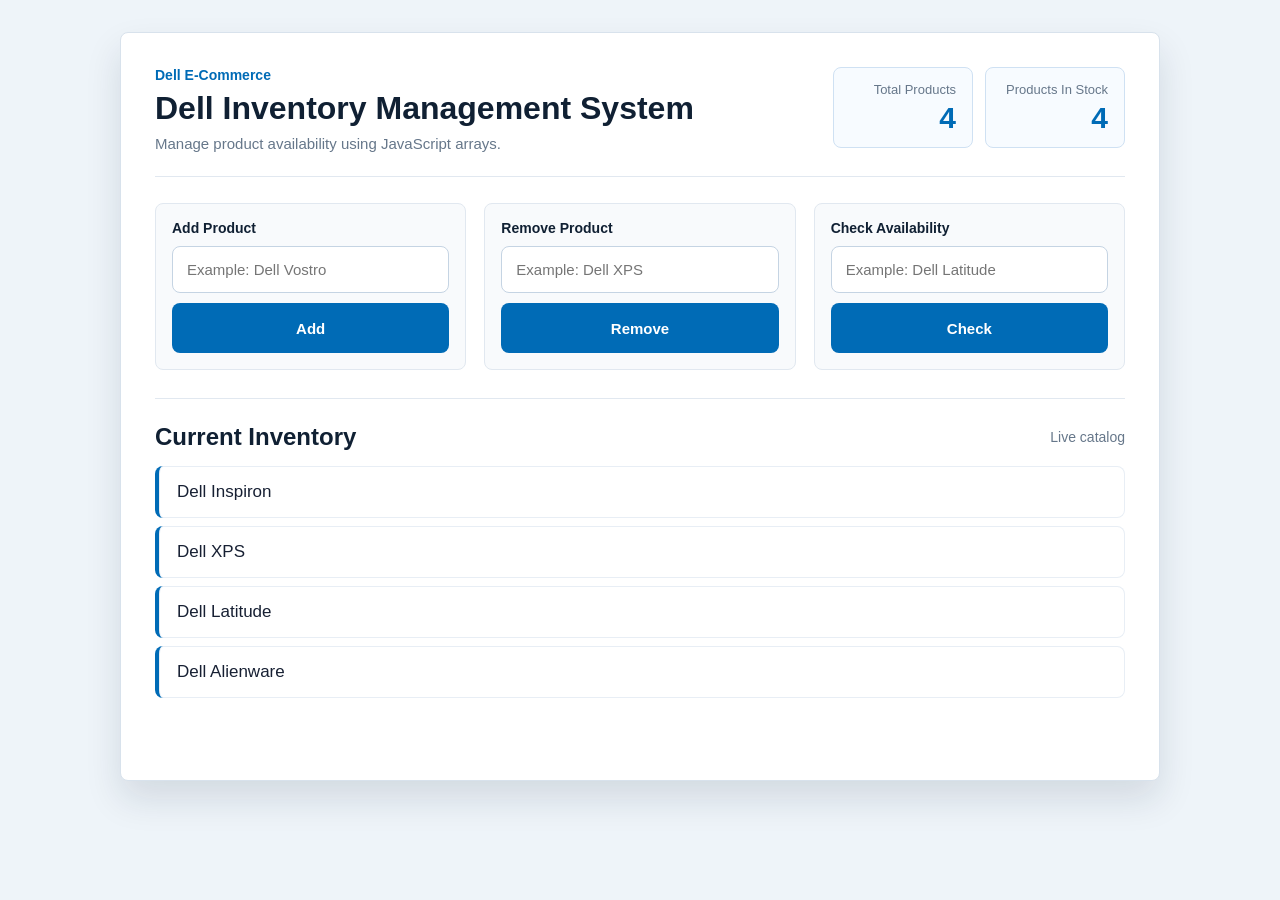
<file: index.html>
<!DOCTYPE html>
<html>
<head>
    <title>Dell Inventory System</title>
    <link rel="stylesheet" href="style.css">
</head>
<body>

<main class="container">
    <header class="app-header">
        <div>
            <p class="eyebrow">Dell E-Commerce</p>
            <h1>Dell Inventory Management System</h1>
            <p class="subtitle">Manage product availability using JavaScript arrays.</p>
        </div>
        <div class="metrics">
            <div class="metric">
                <span class="metric-label">Total Products</span>
                <strong id="totalCount">0</strong>
            </div>
            <div class="metric">
                <span class="metric-label">Products In Stock</span>
                <strong id="stockCount">0</strong>
            </div>
        </div>
    </header>

    <section class="controls">
        <div class="section">
            <label for="productInput">Add Product</label>
            <div class="action-row">
                <input type="text" id="productInput" placeholder="Example: Dell Vostro">
                <button onclick="addProduct()">Add</button>
            </div>
        </div>

        <div class="section">
            <label for="removeInput">Remove Product</label>
            <div class="action-row">
                <input type="text" id="removeInput" placeholder="Example: Dell XPS">
                <button onclick="removeProduct()">Remove</button>
            </div>
        </div>

        <div class="section">
            <label for="checkInput">Check Availability</label>
            <div class="action-row">
                <input type="text" id="checkInput" placeholder="Example: Dell Latitude">
                <button onclick="checkProduct()">Check</button>
            </div>
        </div>
    </section>

    <section class="inventory-panel">
        <div class="panel-header">
            <h2>Current Inventory</h2>
            <span>Live catalog</span>
        </div>
        <ul id="inventoryList"></ul>
    </section>

    <p id="message"></p>
</main>

<script src="script.js"></script>
</body>
</html>
</file>
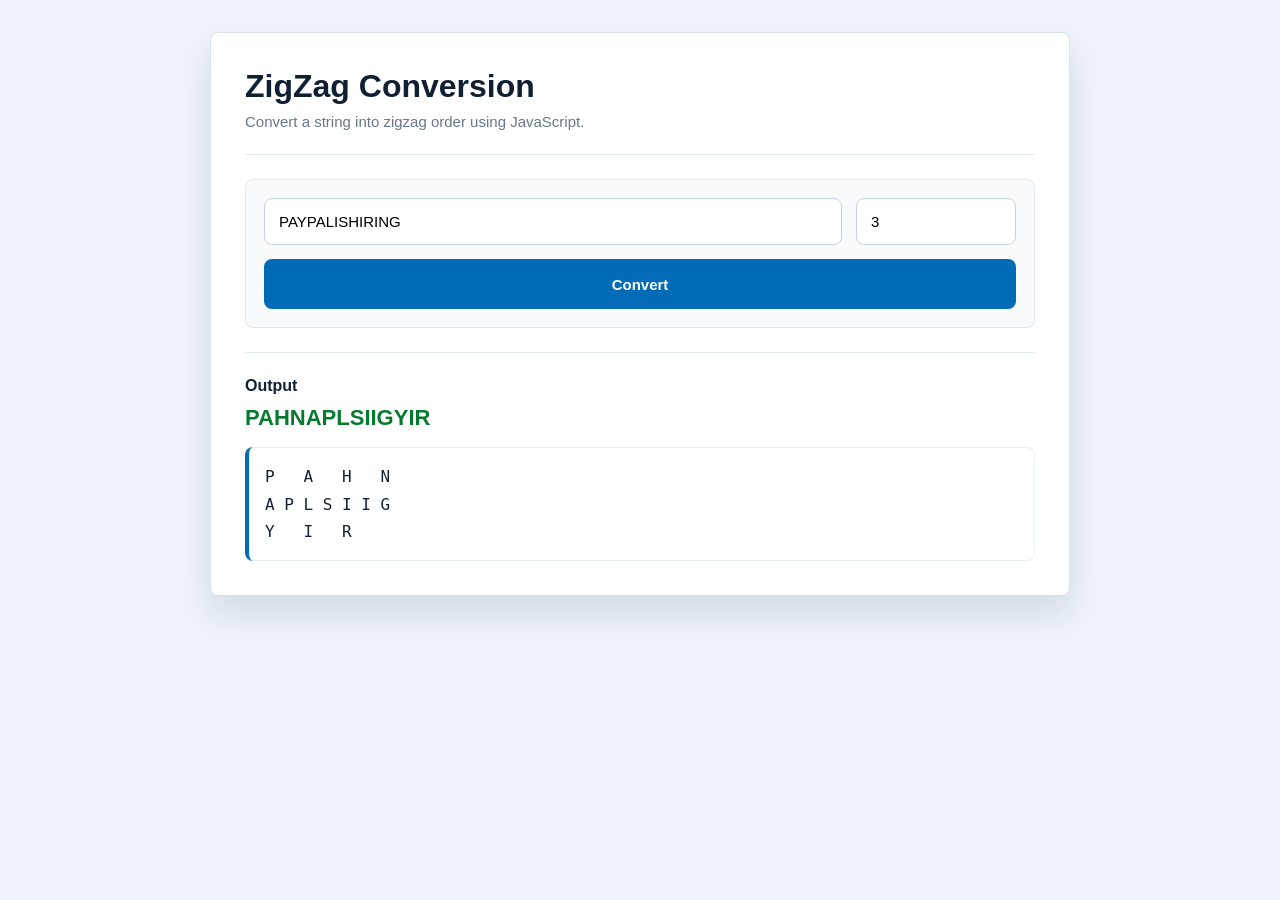
<file: zigzag.html>
<!DOCTYPE html>
<html>
<head>
    <title>ZigZag Conversion</title>
    <style>
        * {
            margin: 0;
            padding: 0;
            box-sizing: border-box;
        }

        body {
            font-family: "Segoe UI", Arial, sans-serif;
            background: #eef4f9;
            color: #172033;
            min-height: 100vh;
            padding: 32px 16px;
        }

        .container {
            width: min(100%, 860px);
            margin: auto;
            background: white;
            padding: 34px;
            border-radius: 8px;
            border: 1px solid #d8e2ec;
            box-shadow: 0 18px 36px rgba(15, 35, 55, 0.12);
        }

        .header {
            border-bottom: 1px solid #e1e8f0;
            padding-bottom: 24px;
            margin-bottom: 24px;
        }

        .eyebrow {
            color: #006bb6;
            font-size: 14px;
            font-weight: bold;
            margin-bottom: 6px;
        }

        h1 {
            color: #102033;
            font-size: 32px;
            line-height: 1.2;
            font-weight: 700;
        }

        .subtitle {
            margin-top: 8px;
            color: #66778a;
            font-size: 15px;
        }

        .tool-panel {
            background: #f8fafc;
            border: 1px solid #e1e8f0;
            border-radius: 8px;
            padding: 18px;
        }

        .form-grid {
            display: grid;
            grid-template-columns: minmax(0, 1fr) 160px;
            gap: 14px;
            margin-bottom: 14px;
        }

        input {
            width: 100%;
            padding: 14px;
            border: 1px solid #c5d4e3;
            border-radius: 8px;
            font-size: 15px;
            outline: none;
            background: white;
        }

        input:focus {
            border-color: #006bb6;
            box-shadow: 0 0 0 3px rgba(0, 107, 182, 0.13);
        }

        button {
            width: 100%;
            min-height: 50px;
            border-radius: 8px;
            background: #006bb6;
            color: white;
            border: none;
            cursor: pointer;
            font-size: 15px;
            font-weight: bold;
            transition: background 0.2s, transform 0.2s;
        }

        button:hover {
            background: #00548f;
            transform: translateY(-1px);
        }

        .result-panel {
            margin-top: 24px;
            border-top: 1px solid #e1e8f0;
            padding-top: 24px;
        }

        .result-label {
            color: #102033;
            font-weight: bold;
            margin-bottom: 10px;
        }

        #output {
            font-weight: bold;
            color: #087a2f;
            font-size: 22px;
            overflow-wrap: anywhere;
        }

        #patternOutput {
            margin-top: 16px;
            background: white;
            border-left: 4px solid #006bb6;
            border-radius: 8px;
            padding: 16px;
            white-space: pre;
            overflow-x: auto;
            font-family: Consolas, monospace;
            line-height: 1.7;
            box-shadow: inset 0 0 0 1px #e8eef5;
        }

        @media (max-width: 680px) {
            .container {
                padding: 22px;
            }

            h1 {
                font-size: 28px;
            }

            .form-grid {
                grid-template-columns: 1fr;
            }
        }
    </style>
</head>
<body>
    <div class="container">
        <div class="header">
            <h1>ZigZag Conversion</h1>
            <p class="subtitle">Convert a string into zigzag order using JavaScript.</p>
        </div>

        <div class="tool-panel">
            <div class="form-grid">
                <input type="text" id="stringInput" value="PAYPALISHIRING" placeholder="Enter string">
                <input type="number" id="rowInput" value="3" min="1" placeholder="Rows">
            </div>
            <button onclick="showConversion()">Convert</button>
        </div>

        <div class="result-panel">
            <p class="result-label">Output</p>
            <p id="output"></p>
            <pre id="patternOutput"></pre>
        </div>
    </div>

    <script src="zigzag.js"></script>
</body>
</html>
</file>
<file: style.css>
* {
    margin: 0;
    padding: 0;
    box-sizing: border-box;
}

body {
    font-family: "Segoe UI", Arial, sans-serif;
    background: #eef4f9;
    min-height: 100vh;
    color: #172033;
    padding: 32px 16px;
}

.container {
    width: min(100%, 1040px);
    margin: 0 auto;
    background: white;
    padding: 34px;
    border-radius: 8px;
    border: 1px solid #d8e2ec;
    box-shadow: 0 18px 36px rgba(15, 35, 55, 0.12);
}

.app-header {
    display: flex;
    align-items: flex-start;
    justify-content: space-between;
    gap: 20px;
    margin-bottom: 26px;
    border-bottom: 1px solid #e1e8f0;
    padding-bottom: 24px;
}

.eyebrow {
    color: #006bb6;
    font-size: 14px;
    font-weight: bold;
    letter-spacing: 0;
    margin-bottom: 6px;
}

h1 {
    text-align: left;
    color: #102033;
    font-size: 32px;
    line-height: 1.2;
    font-weight: 700;
}

.subtitle {
    margin-top: 8px;
    color: #66778a;
    font-size: 15px;
}

.metrics {
    display: grid;
    grid-template-columns: repeat(2, minmax(140px, 1fr));
    gap: 12px;
}

.metric {
    background: #f7fbff;
    border: 1px solid #cfe1f3;
    border-radius: 8px;
    padding: 14px 16px;
    text-align: right;
}

.metric-label {
    display: block;
    color: #66778a;
    font-size: 13px;
    margin-bottom: 6px;
}

#totalCount,
#stockCount {
    color: #006bb6;
    font-size: 30px;
    line-height: 1;
}

.controls {
    display: grid;
    grid-template-columns: repeat(3, minmax(0, 1fr));
    gap: 18px;
    margin-bottom: 28px;
}

.section {
    background: #f8fafc;
    border: 1px solid #e1e8f0;
    border-radius: 8px;
    padding: 16px;
}

label {
    display: block;
    font-size: 14px;
    font-weight: 700;
    color: #102033;
    margin-bottom: 10px;
}

.action-row {
    display: grid;
    gap: 10px;
}

input {
    width: 100%;
    padding: 14px;
    border: 1px solid #c5d4e3;
    border-radius: 8px;
    outline: none;
    font-size: 15px;
    background: white;
}

input:focus {
    border-color: #006bb6;
    box-shadow: 0 0 0 3px rgba(0, 107, 182, 0.13);
}

button {
    min-height: 50px;
    padding: 12px 16px;
    border: none;
    border-radius: 8px;
    background: #006bb6;
    color: white;
    cursor: pointer;
    font-size: 15px;
    font-weight: bold;
    transition: background 0.2s, transform 0.2s;
}

button:hover {
    background: #00548f;
    transform: translateY(-1px);
}

.inventory-panel {
    border-top: 1px solid #e1e8f0;
    padding-top: 24px;
}

.panel-header {
    display: flex;
    align-items: center;
    justify-content: space-between;
    gap: 16px;
}

.panel-header span {
    color: #66778a;
    font-size: 14px;
}

h2 {
    color: #102033;
    font-size: 24px;
}

ul {
    list-style: none;
    margin-top: 15px;
}

li {
    background: white;
    margin: 8px 0;
    padding: 16px 18px;
    border-left: 4px solid #006bb6;
    border-radius: 8px;
    font-size: 17px;
    box-shadow: inset 0 0 0 1px #e8eef5;
}

#message {
    margin-top: 24px;
    font-weight: bold;
    color: #087a2f;
    text-align: center;
    min-height: 24px;
}

@media (max-width: 760px) {
    body {
        padding: 16px;
    }

    .container {
        padding: 22px;
    }

    .app-header {
        display: block;
    }

    h1 {
        font-size: 28px;
        margin-bottom: 16px;
    }

    #stockCount {
        text-align: left;
    }

    .metrics {
        grid-template-columns: 1fr;
    }

    .controls {
        grid-template-columns: 1fr;
    }

    button {
        width: 100%;
    }
}
</file>
